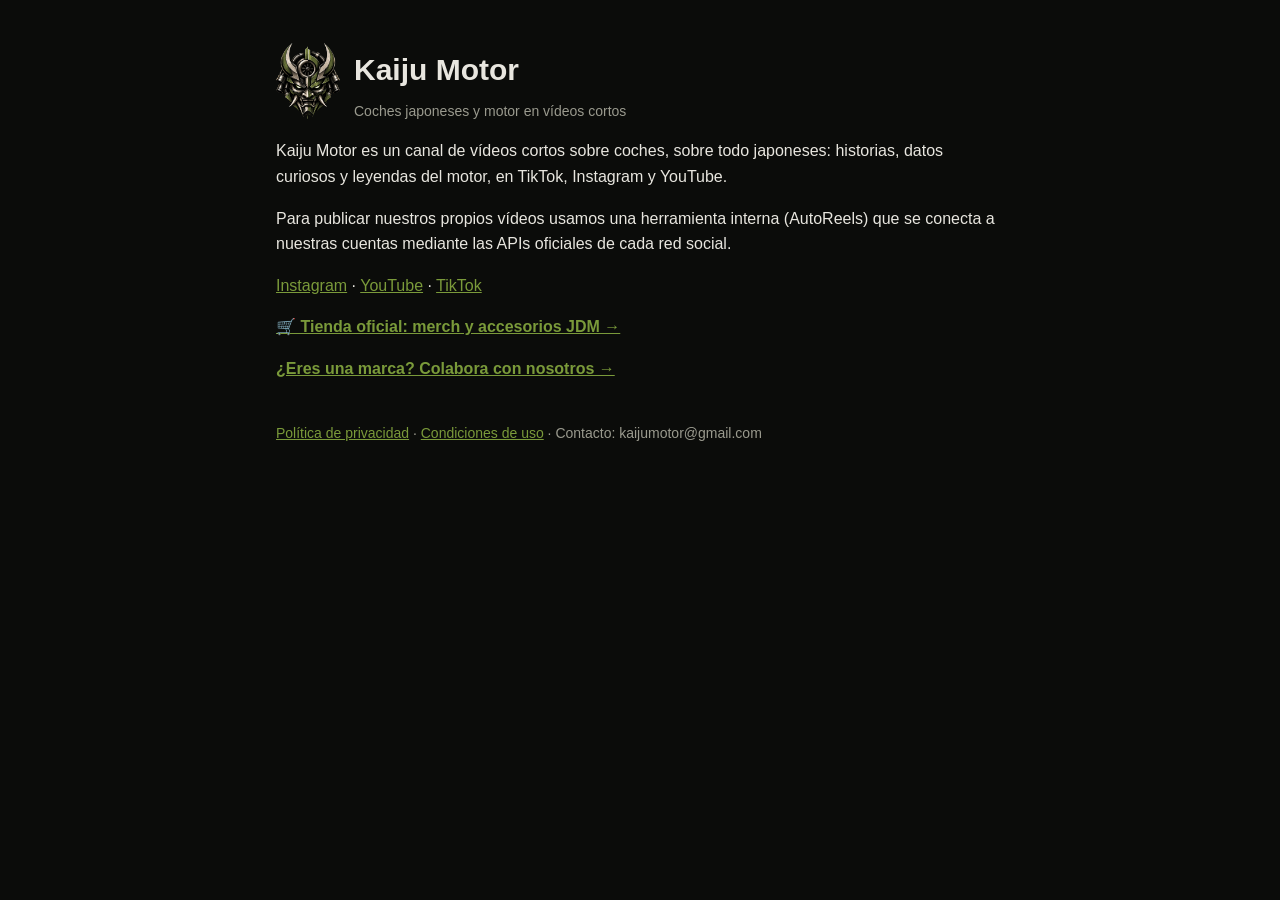
<file: index.html>
<!doctype html><html lang="es"><head><meta charset="utf-8"><meta name="viewport" content="width=device-width,initial-scale=1">
<title>Kaiju Motor</title><link rel="stylesheet" href="estilo.css"><link rel="icon" href="logo.png"></head><body><main>
<div class="top"><img src="logo.png" alt="Kaiju Motor"><div><h1>Kaiju Motor</h1><div class="mut">Coches japoneses y motor en vídeos cortos</div></div></div>
<p>Kaiju Motor es un canal de vídeos cortos sobre coches, sobre todo japoneses: historias, datos curiosos y leyendas del motor, en TikTok, Instagram y YouTube.</p>
<p>Para publicar nuestros propios vídeos usamos una herramienta interna (AutoReels) que se conecta a nuestras cuentas mediante las APIs oficiales de cada red social.</p>
<p><a href="https://www.instagram.com/kaijumotor/">Instagram</a> · <a href="https://www.youtube.com/@kaijumotor">YouTube</a> · <a href="https://www.tiktok.com/@kaijumotor">TikTok</a></p>
<p><a href="https://kaijumotor.com"><b>🛒 Tienda oficial: merch y accesorios JDM →</b></a></p>
<p><a href="colabora.html"><b>¿Eres una marca? Colabora con nosotros →</b></a></p>
<footer><a href="privacidad.html">Política de privacidad</a> · <a href="condiciones.html">Condiciones de uso</a> · Contacto: kaijumotor@gmail.com</footer>
</main></body></html>
</file>
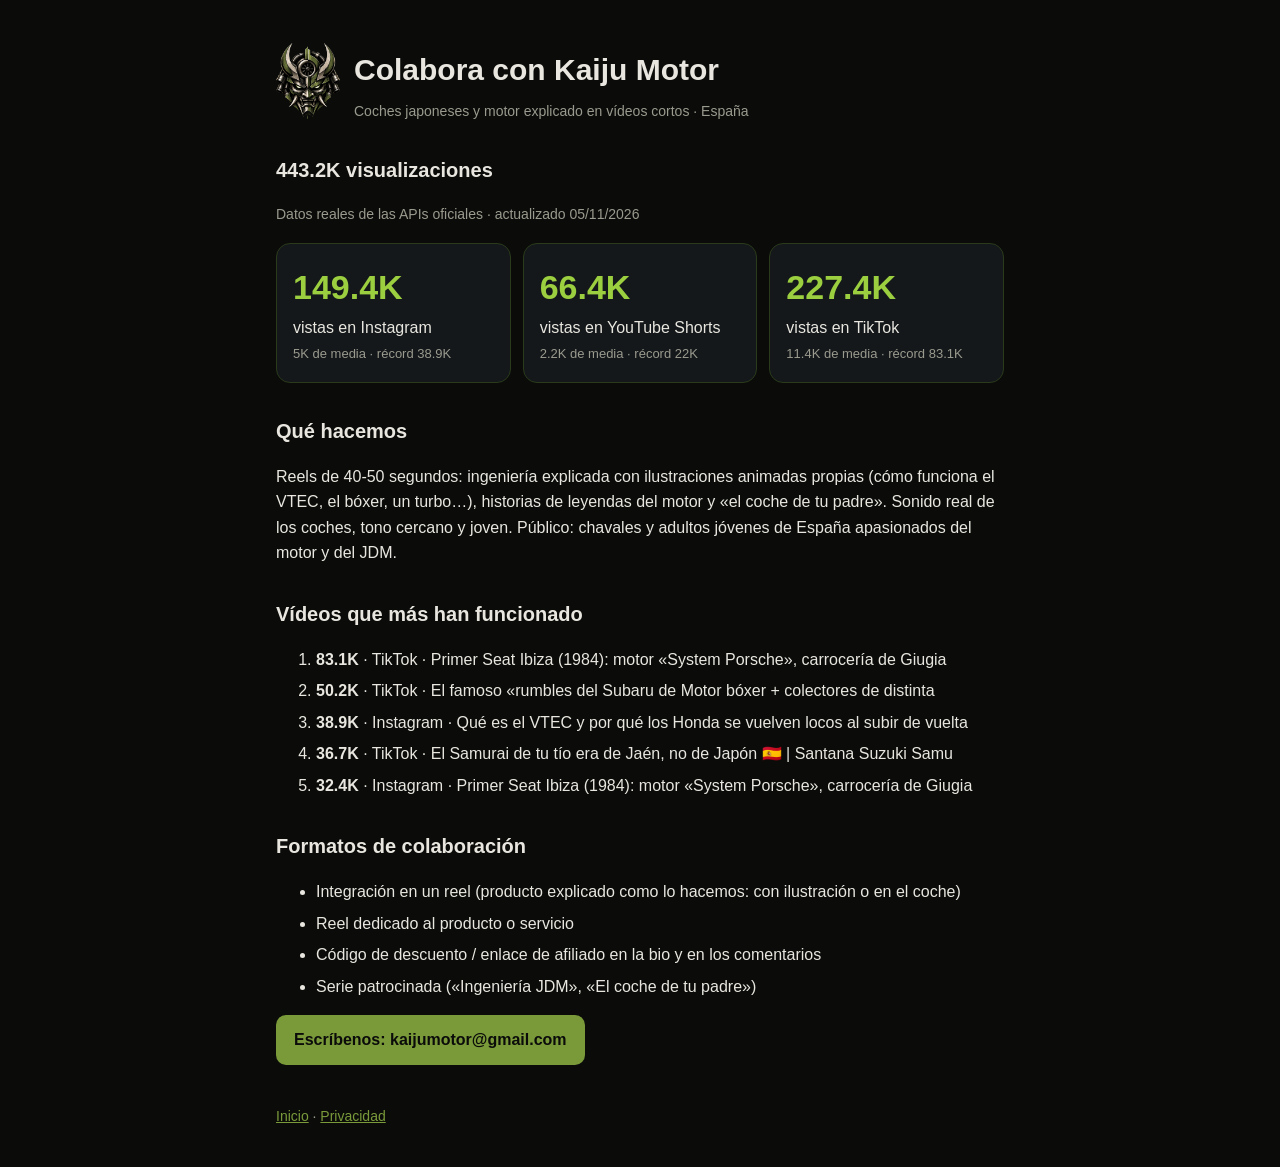
<file: colabora.html>
<!doctype html><html lang="es"><head><meta charset="utf-8"><meta name="viewport" content="width=device-width,initial-scale=1">
<title>Colabora con Kaiju Motor</title><link rel="stylesheet" href="estilo.css"><link rel="icon" href="logo.png">
<style>.g{display:grid;grid-template-columns:repeat(auto-fit,minmax(200px,1fr));gap:12px;margin:18px 0}
.c{background:#14181b;border:1px solid #2a3a1a;border-radius:14px;padding:16px}.c b{display:block;font-size:34px;color:#9ccf3f}
.c span{display:block}.c i{color:#9a9a8e;font-size:13px;font-style:normal}li{margin:6px 0}
.btn{display:inline-block;background:#7a9a3a;color:#0b0c0a;font-weight:800;padding:12px 18px;border-radius:10px;text-decoration:none}</style>
</head><body><main>
<div class="top"><img src="logo.png" alt="Kaiju Motor"><div><h1>Colabora con Kaiju Motor</h1>
<div class="mut">Coches japoneses y motor explicado en vídeos cortos · España</div></div></div>
<h2>443.2K visualizaciones</h2><p class="mut">Datos reales de las APIs oficiales · actualizado 05/11/2026</p>
<div class="g"><div class="c"><b>149.4K</b><span>vistas en Instagram</span><i>5K de media · récord 38.9K</i></div><div class="c"><b>66.4K</b><span>vistas en YouTube Shorts</span><i>2.2K de media · récord 22K</i></div><div class="c"><b>227.4K</b><span>vistas en TikTok</span><i>11.4K de media · récord 83.1K</i></div></div>
<h2>Qué hacemos</h2>
<p>Reels de 40-50 segundos: ingeniería explicada con ilustraciones animadas propias (cómo funciona el VTEC, el bóxer, un turbo…),
historias de leyendas del motor y «el coche de tu padre». Sonido real de los coches, tono cercano y joven.
Público: chavales y adultos jóvenes de España apasionados del motor y del JDM.</p>
<h2>Vídeos que más han funcionado</h2><ol><li><b>83.1K</b> · TikTok · Primer Seat Ibiza (1984): motor «System Porsche», carrocería de Giugia</li><li><b>50.2K</b> · TikTok · El famoso «rumbles del Subaru de Motor bóxer + colectores de distinta </li><li><b>38.9K</b> · Instagram · Qué es el VTEC y por qué los Honda se vuelven locos al subir de vuelta</li><li><b>36.7K</b> · TikTok · El Samurai de tu tío era de Jaén, no de Japón 🇪🇸 | Santana Suzuki Samu</li><li><b>32.4K</b> · Instagram · Primer Seat Ibiza (1984): motor «System Porsche», carrocería de Giugia</li></ol>
<h2>Formatos de colaboración</h2>
<ul><li>Integración en un reel (producto explicado como lo hacemos: con ilustración o en el coche)</li>
<li>Reel dedicado al producto o servicio</li><li>Código de descuento / enlace de afiliado en la bio y en los comentarios</li>
<li>Serie patrocinada («Ingeniería JDM», «El coche de tu padre»)</li></ul>
<p><a class="btn" href="mailto:kaijumotor@gmail.com?subject=Colaboración%20Kaiju%20Motor">Escríbenos: kaijumotor@gmail.com</a></p>
<footer><a href="index.html">Inicio</a> · <a href="privacidad.html">Privacidad</a></footer>
</main></body></html>
</file>
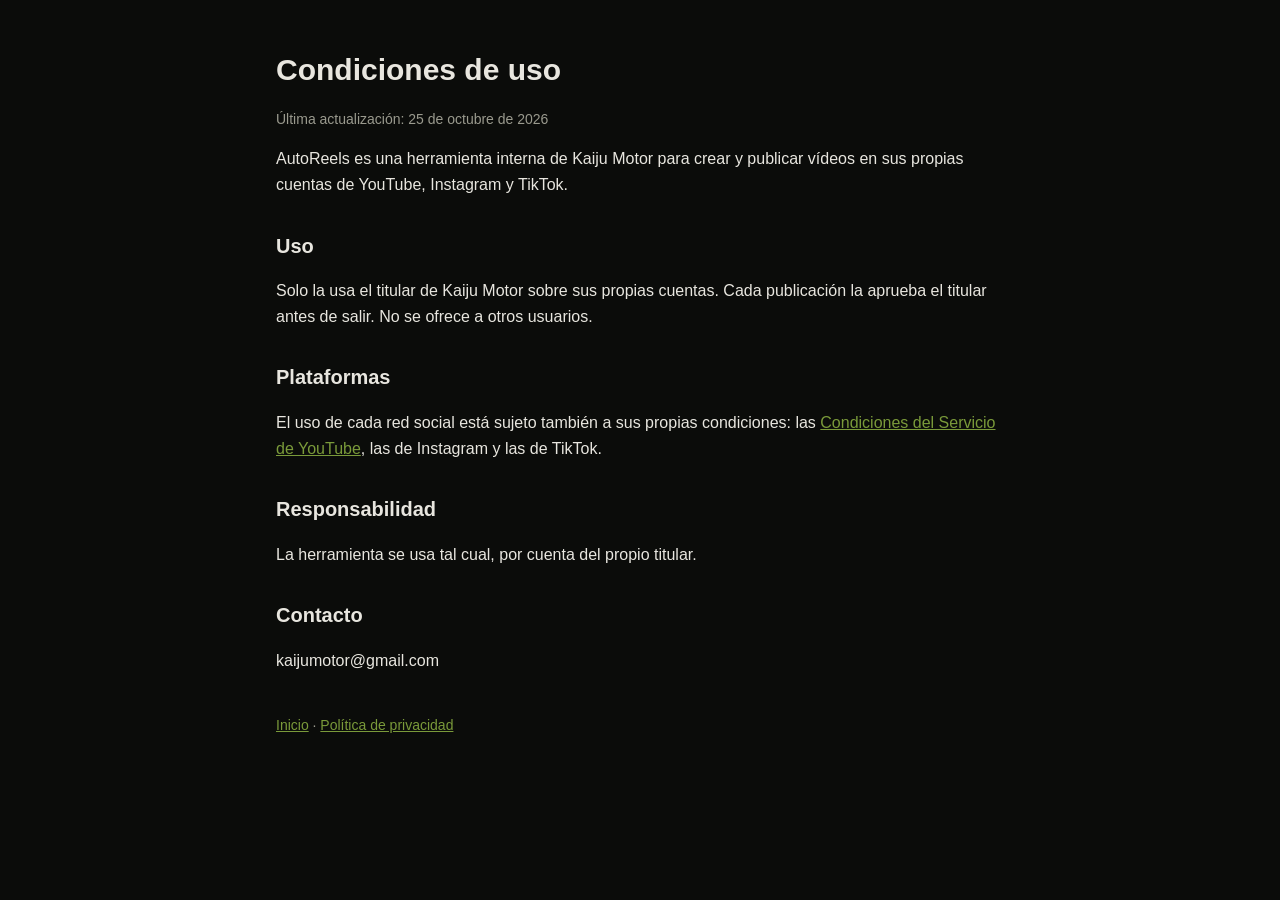
<file: condiciones.html>
<!doctype html><html lang="es"><head><meta charset="utf-8"><meta name="viewport" content="width=device-width,initial-scale=1">
<title>Condiciones de uso · Kaiju Motor</title><link rel="stylesheet" href="estilo.css"></head><body><main>
<h1>Condiciones de uso</h1><p class="mut">Última actualización: 25 de octubre de 2026</p>
<p>AutoReels es una herramienta interna de Kaiju Motor para crear y publicar vídeos en sus propias cuentas de YouTube, Instagram y TikTok.</p>
<h2>Uso</h2><p>Solo la usa el titular de Kaiju Motor sobre sus propias cuentas. Cada publicación la aprueba el titular antes de salir. No se ofrece a otros usuarios.</p>
<h2>Plataformas</h2><p>El uso de cada red social está sujeto también a sus propias condiciones: las <a href="https://www.youtube.com/t/terms">Condiciones del Servicio de YouTube</a>, las de Instagram y las de TikTok.</p>
<h2>Responsabilidad</h2><p>La herramienta se usa tal cual, por cuenta del propio titular.</p>
<h2>Contacto</h2><p>kaijumotor@gmail.com</p>
<footer><a href="index.html">Inicio</a> · <a href="privacidad.html">Política de privacidad</a></footer>
</main></body></html>
</file>
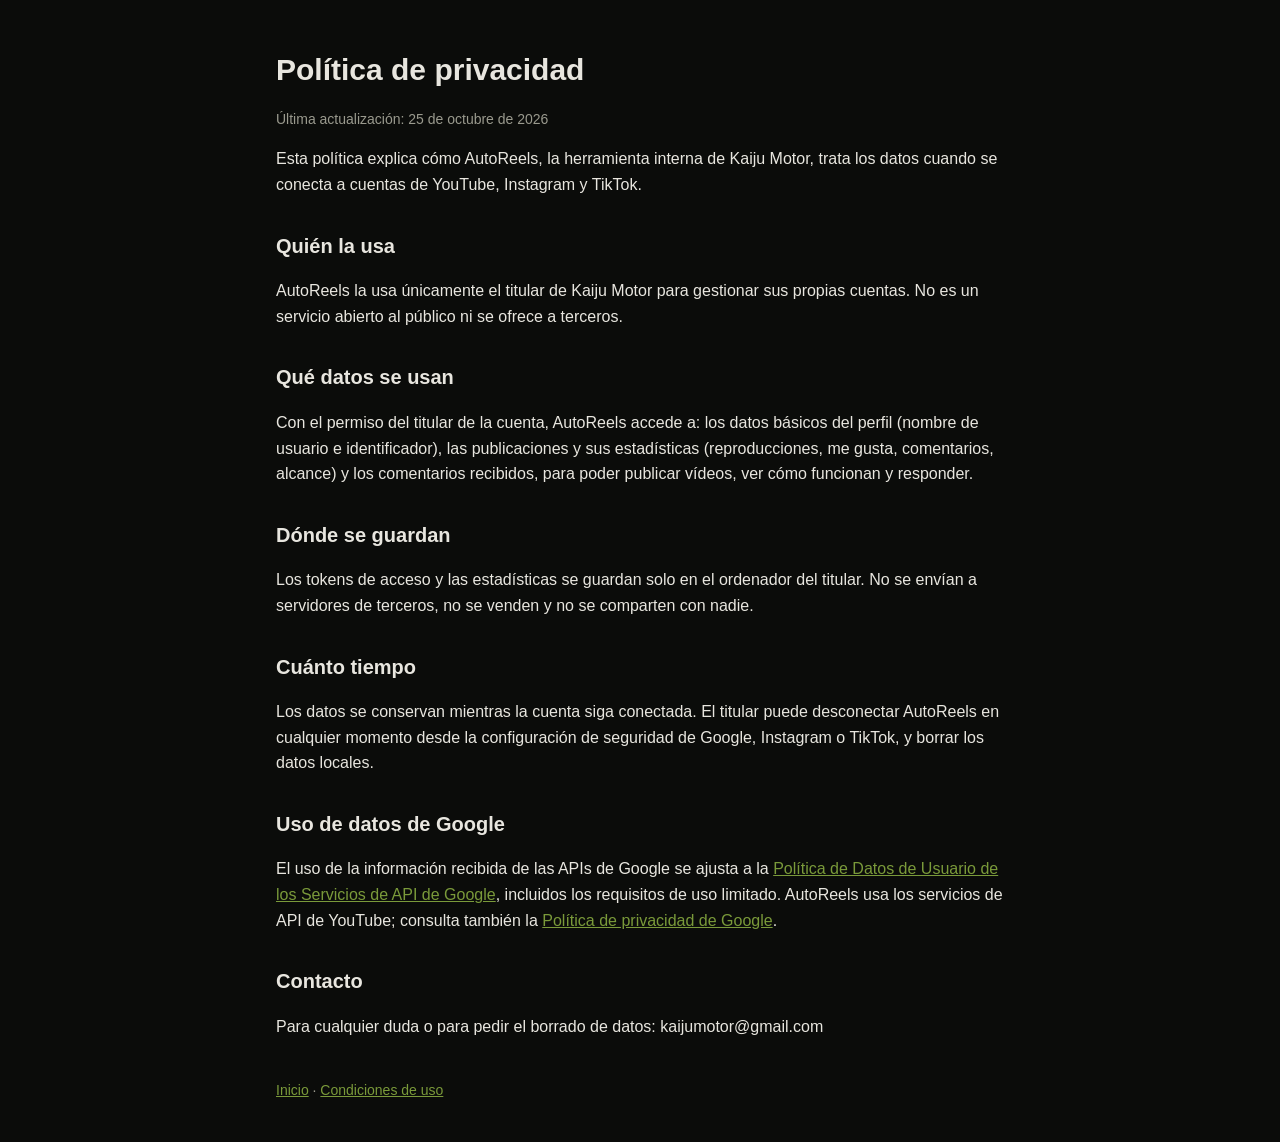
<file: privacidad.html>
<!doctype html><html lang="es"><head><meta charset="utf-8"><meta name="viewport" content="width=device-width,initial-scale=1">
<title>Política de privacidad · Kaiju Motor</title><link rel="stylesheet" href="estilo.css"></head><body><main>
<h1>Política de privacidad</h1><p class="mut">Última actualización: 25 de octubre de 2026</p>
<p>Esta política explica cómo AutoReels, la herramienta interna de Kaiju Motor, trata los datos cuando se conecta a cuentas de YouTube, Instagram y TikTok.</p>
<h2>Quién la usa</h2><p>AutoReels la usa únicamente el titular de Kaiju Motor para gestionar sus propias cuentas. No es un servicio abierto al público ni se ofrece a terceros.</p>
<h2>Qué datos se usan</h2><p>Con el permiso del titular de la cuenta, AutoReels accede a: los datos básicos del perfil (nombre de usuario e identificador), las publicaciones y sus estadísticas (reproducciones, me gusta, comentarios, alcance) y los comentarios recibidos, para poder publicar vídeos, ver cómo funcionan y responder.</p>
<h2>Dónde se guardan</h2><p>Los tokens de acceso y las estadísticas se guardan solo en el ordenador del titular. No se envían a servidores de terceros, no se venden y no se comparten con nadie.</p>
<h2>Cuánto tiempo</h2><p>Los datos se conservan mientras la cuenta siga conectada. El titular puede desconectar AutoReels en cualquier momento desde la configuración de seguridad de Google, Instagram o TikTok, y borrar los datos locales.</p>
<h2>Uso de datos de Google</h2><p>El uso de la información recibida de las APIs de Google se ajusta a la <a href="https://developers.google.com/terms/api-services-user-data-policy">Política de Datos de Usuario de los Servicios de API de Google</a>, incluidos los requisitos de uso limitado. AutoReels usa los servicios de API de YouTube; consulta también la <a href="https://policies.google.com/privacy">Política de privacidad de Google</a>.</p>
<h2>Contacto</h2><p>Para cualquier duda o para pedir el borrado de datos: kaijumotor@gmail.com</p>
<footer><a href="index.html">Inicio</a> · <a href="condiciones.html">Condiciones de uso</a></footer>
</main></body></html>
</file>
<file: estilo.css>
:root{--bg:#0b0c0a;--fg:#e8e6df;--mut:#9a9a8e;--acc:#7a9a3a}
*{box-sizing:border-box}body{margin:0;background:var(--bg);color:var(--fg);font:16px/1.6 -apple-system,Segoe UI,Roboto,sans-serif}
main{max-width:760px;margin:0 auto;padding:40px 16px}a{color:var(--acc)}h1{font-size:30px;margin:.2em 0}h2{font-size:20px;margin-top:1.6em}
.top{display:flex;align-items:center;gap:14px}.top img{width:64px;height:auto}.mut{color:var(--mut);font-size:14px}
footer{margin-top:40px;color:var(--mut);font-size:14px}
</file>
